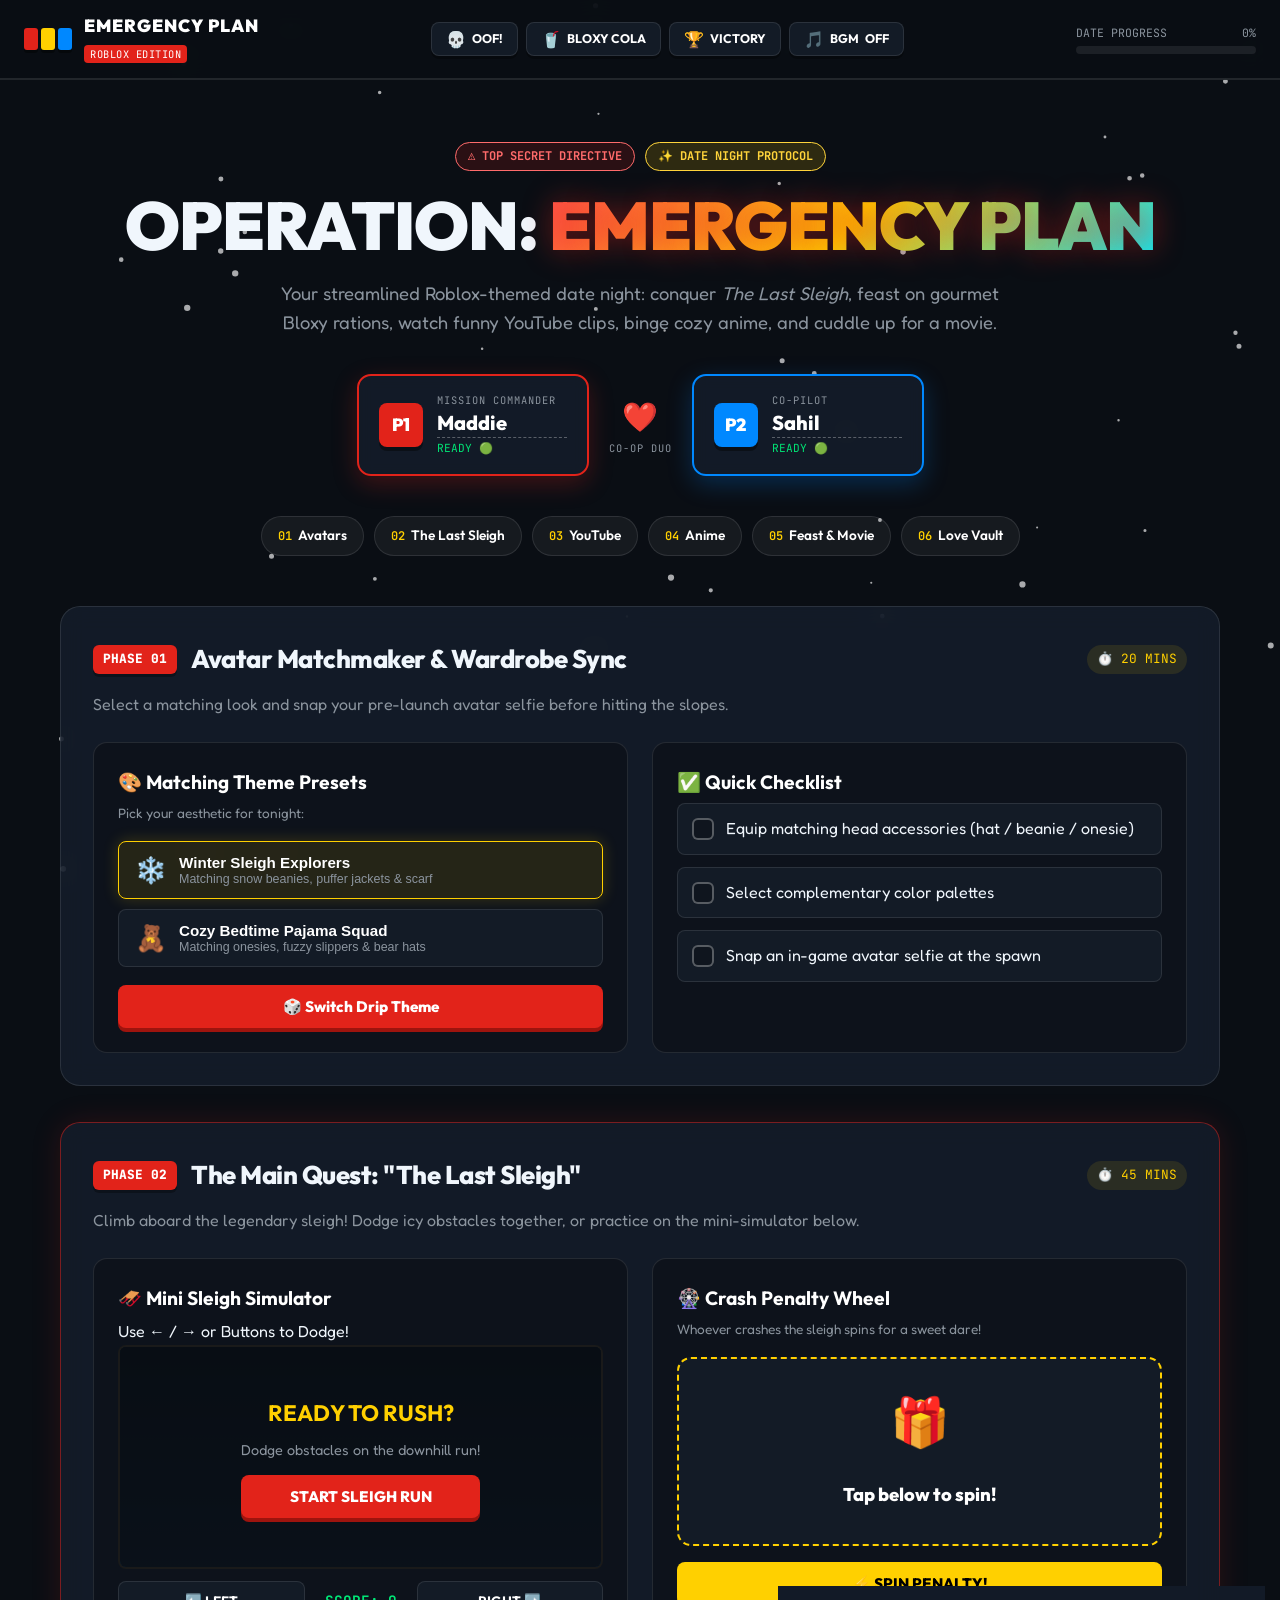
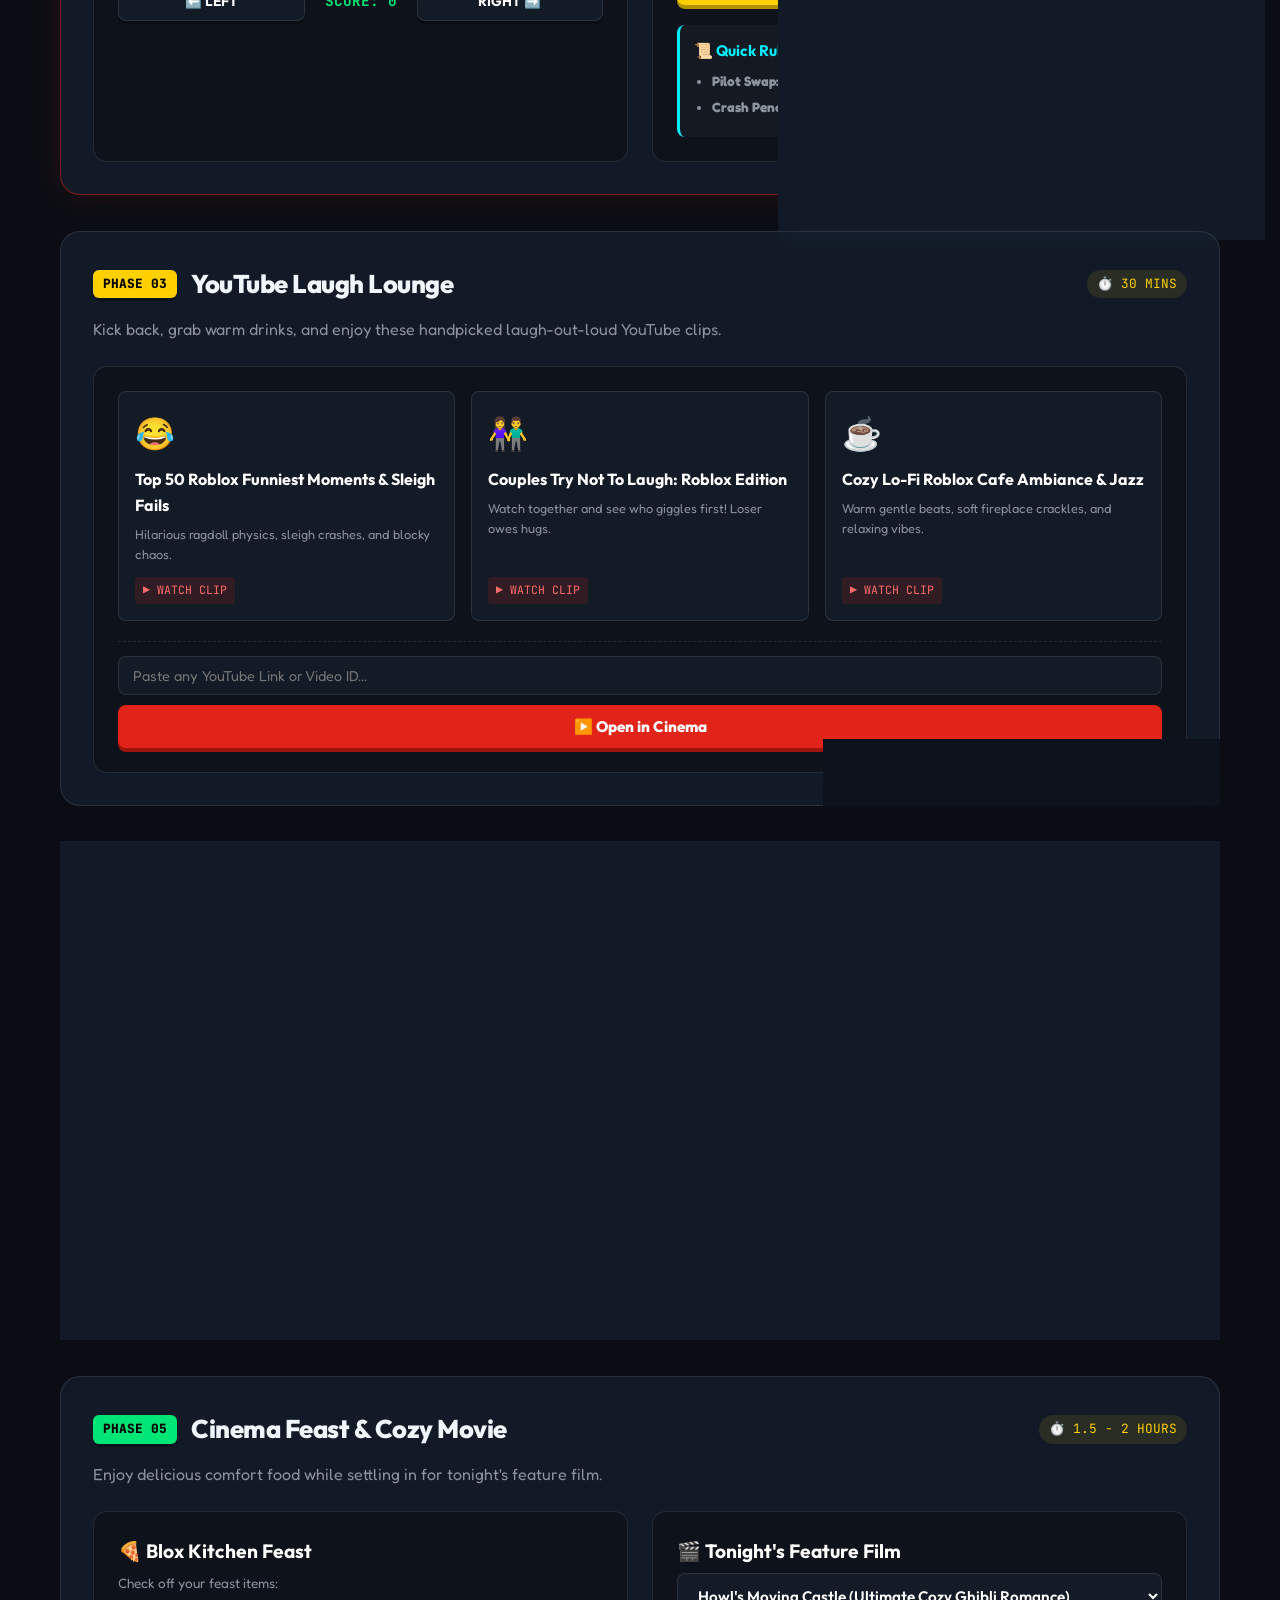
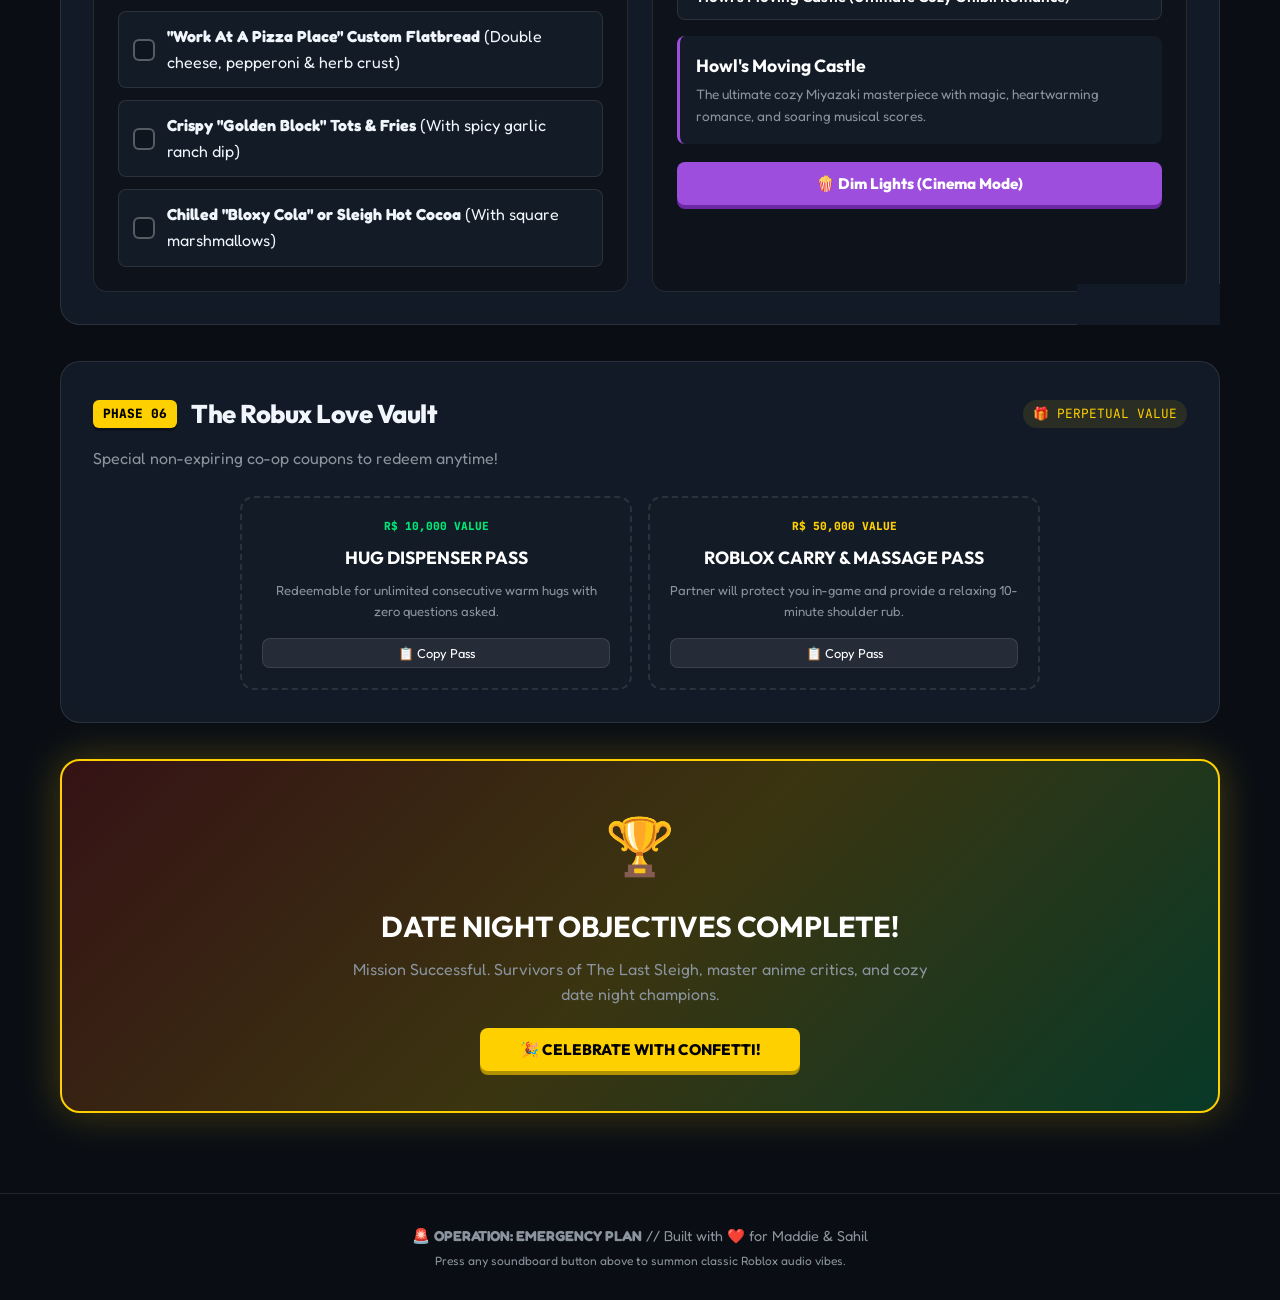
<file: index.html>
<!DOCTYPE html>
<html lang="en">
<head>
  <meta charset="UTF-8">
  <meta name="viewport" content="width=device-width, initial-scale=1.0">
  <title>🚨 OPERATION: EMERGENCY PLAN // ROBLOX DATE NIGHT</title>
  <link rel="preconnect" href="https://fonts.googleapis.com">
  <link rel="preconnect" href="https://fonts.gstatic.com" crossorigin>
  <link href="https://fonts.googleapis.com/css2?family=Fredoka:wght@400;600;700&family=JetBrains+Mono:wght@400;700&family=Outfit:wght@400;600;800;900&display=swap" rel="stylesheet">
  <link rel="stylesheet" href="style.css">
  <link rel="icon" href="data:image/svg+xml,<svg xmlns='http://www.w3.org/2000/svg' viewBox='0 0 100 100'><rect width='100' height='100' rx='20' fill='%23e2231a'/><rect x='30' y='30' width='40' height='40' rx='8' fill='%23ffffff' transform='rotate(15 50 50)'/></svg>">
</head>
<body>
  <!-- Ambient Winter Sky Canvas -->
  <canvas id="snow-canvas"></canvas>

  <!-- Ambient Light Dimmer for Movie Mode -->
  <div id="cinema-dimmer" class="cinema-dimmer hidden"></div>

  <!-- Audio Soundboard Sticky Top Bar (Minimized to essentials) -->
  <header class="top-nav">
    <div class="nav-brand">
      <div class="brand-logo">
        <span class="logo-brick"></span>
        <span class="logo-brick yellow"></span>
        <span class="logo-brick blue"></span>
      </div>
      <div class="brand-text">
        <span class="brand-title">EMERGENCY PLAN</span>
        <span class="brand-badge">ROBLOX EDITION</span>
      </div>
    </div>

    <!-- Quick Soundboard -->
    <div class="soundboard">
      <button class="sfx-btn" data-sfx="oof" title="Classic OOF!">
        <span class="btn-icon">💀</span> OOF!
      </button>
      <button class="sfx-btn" data-sfx="slurp" title="Bloxy Cola Sip">
        <span class="btn-icon">🥤</span> BLOXY COLA
      </button>
      <button class="sfx-btn" data-sfx="fanfare" title="Victory Fanfare">
        <span class="btn-icon">🏆</span> VICTORY
      </button>
      <button class="sfx-btn" data-sfx="toggle-bgm" id="bgm-btn" title="Toggle Chill Lo-Fi Chime BGM">
        <span class="btn-icon">🎵</span> BGM <span id="bgm-status">OFF</span>
      </button>
    </div>

    <!-- Overall Mission Progress -->
    <div class="nav-progress">
      <div class="progress-labels">
        <span>DATE PROGRESS</span>
        <span id="overall-progress-text">0%</span>
      </div>
      <div class="progress-bar-container">
        <div class="progress-bar-fill" id="overall-progress-bar" style="width: 0%;"></div>
      </div>
    </div>
  </header>

  <!-- Main Container -->
  <main class="main-container">
    <!-- Hero / Mission Briefing -->
    <section class="hero-section">
      <div class="hero-tags">
        <span class="tag tag-red">⚠️ TOP SECRET DIRECTIVE</span>
        <span class="tag tag-gold">✨ DATE NIGHT PROTOCOL</span>
      </div>

      <h1 class="hero-title">
        OPERATION: <span class="highlight-gradient">EMERGENCY PLAN</span>
      </h1>
      <p class="hero-subtitle">
        Your streamlined Roblox-themed date night: conquer <em>The Last Sleigh</em>, feast on gourmet Bloxy rations, watch funny YouTube clips, binge cozy anime, and cuddle up for a movie.
      </p>

      <!-- Player Cards / Co-Pilots -->
      <div class="player-roster">
        <div class="player-card player-1">
          <div class="player-avatar-badge">P1</div>
          <div class="player-info">
            <span class="player-role">MISSION COMMANDER</span>
            <input type="text" class="player-name-input" id="p1-name" value="Maddie" maxlength="20" title="Click to edit name">
            <span class="player-status">READY 🟢</span>
          </div>
        </div>

        <div class="co-op-heart">
          <span>❤️</span>
          <small>CO-OP DUO</small>
        </div>

        <div class="player-card player-2">
          <div class="player-avatar-badge blue">P2</div>
          <div class="player-info">
            <span class="player-role">CO-PILOT</span>
            <input type="text" class="player-name-input" id="p2-name" value="Sahil" maxlength="20" title="Click to edit name">
            <span class="player-status">READY 🟢</span>
          </div>
        </div>
      </div>

      <!-- Quick Jump Pill Navigation -->
      <div class="quick-nav-pills">
        <a href="#protocol-1" class="nav-pill"><span>01</span> Avatars</a>
        <a href="#protocol-2" class="nav-pill"><span>02</span> The Last Sleigh</a>
        <a href="#protocol-3" class="nav-pill"><span>03</span> YouTube</a>
        <a href="#protocol-4" class="nav-pill"><span>04</span> Anime</a>
        <a href="#protocol-5" class="nav-pill"><span>05</span> Feast & Movie</a>
        <a href="#protocol-6" class="nav-pill"><span>06</span> Love Vault</a>
      </div>
    </section>

    <!-- PROTOCOL 01: Avatar Matchmaker & Styling -->
    <section id="protocol-1" class="protocol-card">
      <div class="protocol-header">
        <div class="protocol-num">PHASE 01</div>
        <h2>Avatar Matchmaker & Wardrobe Sync</h2>
        <span class="protocol-time">⏱️ 20 MINS</span>
      </div>
      <p class="protocol-desc">
        Select a matching look and snap your pre-launch avatar selfie before hitting the slopes.
      </p>

      <div class="grid-2-col">
        <!-- Minimized Theme Presets -->
        <div class="feature-box">
          <h3>🎨 Matching Theme Presets</h3>
          <p class="box-hint">Pick your aesthetic for tonight:</p>
          <div class="theme-options">
            <button class="theme-btn active" data-theme="winter">
              <span class="theme-emoji">❄️</span>
              <div>
                <strong>Winter Sleigh Explorers</strong>
                <small>Matching snow beanies, puffer jackets & scarf</small>
              </div>
            </button>
            <button class="theme-btn" data-theme="pajama">
              <span class="theme-emoji">🧸</span>
              <div>
                <strong>Cozy Bedtime Pajama Squad</strong>
                <small>Matching onesies, fuzzy slippers & bear hats</small>
              </div>
            </button>
          </div>
          <button class="action-btn" id="random-theme-btn">
            🎲 Switch Drip Theme
          </button>
        </div>

        <!-- Minimized Avatar Prep Checklist -->
        <div class="feature-box">
          <h3>✅ Quick Checklist</h3>
          <ul class="interactive-checklist" id="avatar-checklist">
            <li>
              <label class="check-item">
                <input type="checkbox" data-task="avatar-1">
                <span class="checkmark"></span>
                <span>Equip matching head accessories (hat / beanie / onesie)</span>
              </label>
            </li>
            <li>
              <label class="check-item">
                <input type="checkbox" data-task="avatar-2">
                <span class="checkmark"></span>
                <span>Select complementary color palettes</span>
              </label>
            </li>
            <li>
              <label class="check-item">
                <input type="checkbox" data-task="avatar-3">
                <span class="checkmark"></span>
                <span>Snap an in-game avatar selfie at the spawn</span>
              </label>
            </li>
          </ul>
        </div>
      </div>
    </section>

    <!-- PROTOCOL 02: The Last Sleigh -->
    <section id="protocol-2" class="protocol-card highlight-border">
      <div class="protocol-header">
        <div class="protocol-num red">PHASE 02</div>
        <h2>The Main Quest: "The Last Sleigh"</h2>
        <span class="protocol-time">⏱️ 45 MINS</span>
      </div>
      <p class="protocol-desc">
        Climb aboard the legendary sleigh! Dodge icy obstacles together, or practice on the mini-simulator below.
      </p>

      <div class="grid-2-col">
        <!-- Canvas Mini-Game -->
        <div class="feature-box game-deck">
          <div class="game-header">
            <h3>🛷 Mini Sleigh Simulator</h3>
            <span class="game-tip">Use ← / → or Buttons to Dodge!</span>
          </div>
          <div class="canvas-wrapper">
            <canvas id="sleigh-canvas" width="400" height="240"></canvas>
            <div id="game-overlay" class="game-overlay">
              <div id="game-start-screen">
                <h4>READY TO RUSH?</h4>
                <p>Dodge obstacles on the downhill run!</p>
                <button class="action-btn red" id="start-game-btn">START SLEIGH RUN</button>
              </div>
            </div>
          </div>
          <div class="game-controls">
            <button class="game-ctrl-btn" id="sleigh-left-btn">⬅️ LEFT</button>
            <div class="score-display">SCORE: <span id="sleigh-score">0</span></div>
            <button class="game-ctrl-btn" id="sleigh-right-btn">RIGHT ➡️</button>
          </div>
        </div>

        <!-- Crash Penalty Roulette Wheel -->
        <div class="feature-box">
          <h3>🎡 Crash Penalty Wheel</h3>
          <p class="box-hint">Whoever crashes the sleigh spins for a sweet dare!</p>
          <div class="roulette-container">
            <div class="roulette-wheel-card" id="roulette-card">
              <span class="wheel-icon" id="wheel-icon">🎁</span>
              <div class="wheel-text" id="wheel-text">Tap below to spin!</div>
            </div>
            <button class="action-btn gold" id="spin-roulette-btn">
              ⚡ SPIN PENALTY!
            </button>
          </div>

          <div class="co-op-rules-box">
            <h4>📜 Quick Rules</h4>
            <ul>
              <li><strong>Pilot Swap:</strong> Switch driver seat at every checkpoint.</li>
              <li><strong>Crash Penalty:</strong> Reward every wipeout with snacks and laughs!</li>
            </ul>
          </div>
        </div>
      </div>
    </section>

    <!-- PROTOCOL 03: YouTube Laugh Lounge -->
    <section id="protocol-3" class="protocol-card">
      <div class="protocol-header">
        <div class="protocol-num gold">PHASE 03</div>
        <h2>YouTube Laugh Lounge</h2>
        <span class="protocol-time">⏱️ 30 MINS</span>
      </div>
      <p class="protocol-desc">
        Kick back, grab warm drinks, and enjoy these handpicked laugh-out-loud YouTube clips.
      </p>

      <div class="feature-box">
        <div class="yt-grid" id="yt-card-grid">
          <!-- Populated dynamically via JS with 3 top curated picks -->
        </div>

        <!-- YouTube Video Launcher Helper -->
        <div class="yt-custom-box">
          <div class="yt-input-row">
            <input type="text" id="custom-yt-url" placeholder="Paste any YouTube Link or Video ID..." class="text-input">
            <button class="action-btn" id="launch-yt-btn">▶️ Open in Cinema</button>
          </div>
        </div>
      </div>
    </section>

    <!-- PROTOCOL 04: Anime Holodeck -->
    <section id="protocol-4" class="protocol-card">
      <div class="protocol-header">
        <div class="protocol-num blue">PHASE 04</div>
        <h2>Anime Holodeck Selection</h2>
        <span class="protocol-time">⏱️ 45 MINS</span>
      </div>
      <p class="protocol-desc">
        Pick your anime vibe for tonight. Vote between two top favorites or let the roulette decide!
      </p>

      <!-- Minimized 2-Card Anime Grid -->
      <div class="anime-grid anime-grid-2">
        <div class="anime-card" data-title="Spy x Family">
          <div class="anime-badge">ACTION & COMEDY</div>
          <h3>Spy x Family</h3>
          <p class="anime-vibe">"Wholesome espionage, telepathic Anya antics, and top-tier comedy."</p>
          <div class="card-stats">
            <span>✨ Cozy Factor: 10/10</span>
            <span>😂 Laughs: 10/10</span>
          </div>
          <button class="vote-btn" data-vote="Spy x Family">❤️ Vote For This</button>
        </div>

        <div class="anime-card" data-title="Horimiya">
          <div class="anime-badge pink">PEAK ROM-COM</div>
          <h3>Horimiya</h3>
          <p class="anime-vibe">"Sweet, heartwarming, ultra-cozy romance with zero boring filler."</p>
          <div class="card-stats">
            <span>💖 Romance: 100%</span>
            <span>🛋️ Cuddle Index: Maximum</span>
          </div>
          <button class="vote-btn" data-vote="Horimiya">❤️ Vote For This</button>
        </div>
      </div>

      <!-- Anime Decision Maker -->
      <div class="decision-bar">
        <button class="action-btn gold" id="random-anime-btn">
          🎰 Can't Decide? Spin Anime Roulette!
        </button>
        <div id="anime-selection-banner" class="selection-banner hidden">
          <span>SELECTED:</span>
          <strong id="selected-anime-name">Spy x Family</strong>
        </div>
      </div>
    </section>

    <!-- PROTOCOL 05: Cinema Feast & Movie -->
    <section id="protocol-5" class="protocol-card">
      <div class="protocol-header">
        <div class="protocol-num green">PHASE 05</div>
        <h2>Cinema Feast & Cozy Movie</h2>
        <span class="protocol-time">⏱️ 1.5 - 2 HOURS</span>
      </div>
      <p class="protocol-desc">
        Enjoy delicious comfort food while settling in for tonight's feature film.
      </p>

      <div class="grid-2-col">
        <!-- Minimized Feast Menu (3 core items) -->
        <div class="feature-box">
          <h3>🍕 Blox Kitchen Feast</h3>
          <p class="box-hint">Check off your feast items:</p>
          <ul class="interactive-checklist" id="food-checklist">
            <li>
              <label class="check-item">
                <input type="checkbox" data-food="pizza">
                <span class="checkmark"></span>
                <span><strong>"Work At A Pizza Place" Custom Flatbread</strong> (Double cheese, pepperoni & herb crust)</span>
              </label>
            </li>
            <li>
              <label class="check-item">
                <input type="checkbox" data-food="tots">
                <span class="checkmark"></span>
                <span><strong>Crispy "Golden Block" Tots & Fries</strong> (With spicy garlic ranch dip)</span>
              </label>
            </li>
            <li>
              <label class="check-item">
                <input type="checkbox" data-food="drinks">
                <span class="checkmark"></span>
                <span><strong>Chilled "Bloxy Cola" or Sleigh Hot Cocoa</strong> (With square marshmallows)</span>
              </label>
            </li>
          </ul>
        </div>

        <!-- Curated Movie Selector (Spider-Man removed) -->
        <div class="feature-box">
          <h3>🎬 Tonight's Feature Film</h3>
          <div class="movie-selector">
            <select id="movie-dropdown" class="custom-select">
              <option value="howl" selected>Howl's Moving Castle (Ultimate Cozy Ghibli Romance)</option>
              <option value="suzume">Suzume (Breathtaking Fantasy Adventure)</option>
              <option value="mario">The Super Mario Bros. Movie (Pure Nostalgia & Fun)</option>
            </select>
          </div>

          <div class="movie-preview-card" id="movie-preview">
            <h4 id="preview-title">Howl's Moving Castle</h4>
            <p id="preview-desc">The ultimate cozy Miyazaki masterpiece with magic, heartwarming romance, and soaring musical scores.</p>
          </div>

          <div class="cinema-actions">
            <button class="action-btn purple" id="toggle-cinema-mode">
              🍿 Dim Lights (Cinema Mode)
            </button>
          </div>
        </div>
      </div>
    </section>

    <!-- PROTOCOL 06: Robux Love Vault & Coupons -->
    <section id="protocol-6" class="protocol-card">
      <div class="protocol-header">
        <div class="protocol-num gold">PHASE 06</div>
        <h2>The Robux Love Vault</h2>
        <span class="protocol-time">🎁 PERPETUAL VALUE</span>
      </div>
      <p class="protocol-desc">
        Special non-expiring co-op coupons to redeem anytime!
      </p>

      <!-- Minimized 2-Pass Grid -->
      <div class="coupons-grid coupons-grid-2">
        <div class="coupon-card">
          <div class="coupon-tag">R$ 10,000 VALUE</div>
          <h4>HUG DISPENSER PASS</h4>
          <p>Redeemable for unlimited consecutive warm hugs with zero questions asked.</p>
          <button class="copy-coupon-btn" data-coupon="HUG DISPENSER PASS">📋 Copy Pass</button>
        </div>

        <div class="coupon-card">
          <div class="coupon-tag gold">R$ 50,000 VALUE</div>
          <h4>ROBLOX CARRY & MASSAGE PASS</h4>
          <p>Partner will protect you in-game and provide a relaxing 10-minute shoulder rub.</p>
          <button class="copy-coupon-btn" data-coupon="ROBLOX CARRY & MASSAGE PASS">📋 Copy Pass</button>
        </div>
      </div>
    </section>

    <!-- Final Mission Accomplished Banner -->
    <section class="completion-banner" id="completion-banner">
      <div class="trophy-icon">🏆</div>
      <h2>DATE NIGHT OBJECTIVES COMPLETE!</h2>
      <p>Mission Successful. Survivors of The Last Sleigh, master anime critics, and cozy date night champions.</p>
      <button class="action-btn gold" id="confetti-btn">🎉 CELEBRATE WITH CONFETTI!</button>
    </section>
  </main>

  <!-- Video Modal -->
  <div id="video-modal" class="modal hidden">
    <div class="modal-backdrop" id="modal-backdrop"></div>
    <div class="modal-content">
      <div class="modal-header">
        <span id="modal-video-title">YouTube Theater</span>
        <button id="close-modal-btn" class="close-btn">✖</button>
      </div>
      <div class="modal-body">
        <iframe id="modal-iframe" src="" frameborder="0" allow="accelerometer; autoplay; clipboard-write; encrypted-media; gyroscope; picture-in-picture" allowfullscreen></iframe>
      </div>
    </div>
  </div>

  <footer class="main-footer">
    <p>🚨 <strong>OPERATION: EMERGENCY PLAN</strong> // Built with ❤️ for Maddie & Sahil</p>
    <p class="footer-sub">Press any soundboard button above to summon classic Roblox audio vibes.</p>
  </footer>

  <script src="app.js"></script>
</body>
</html>
</file>
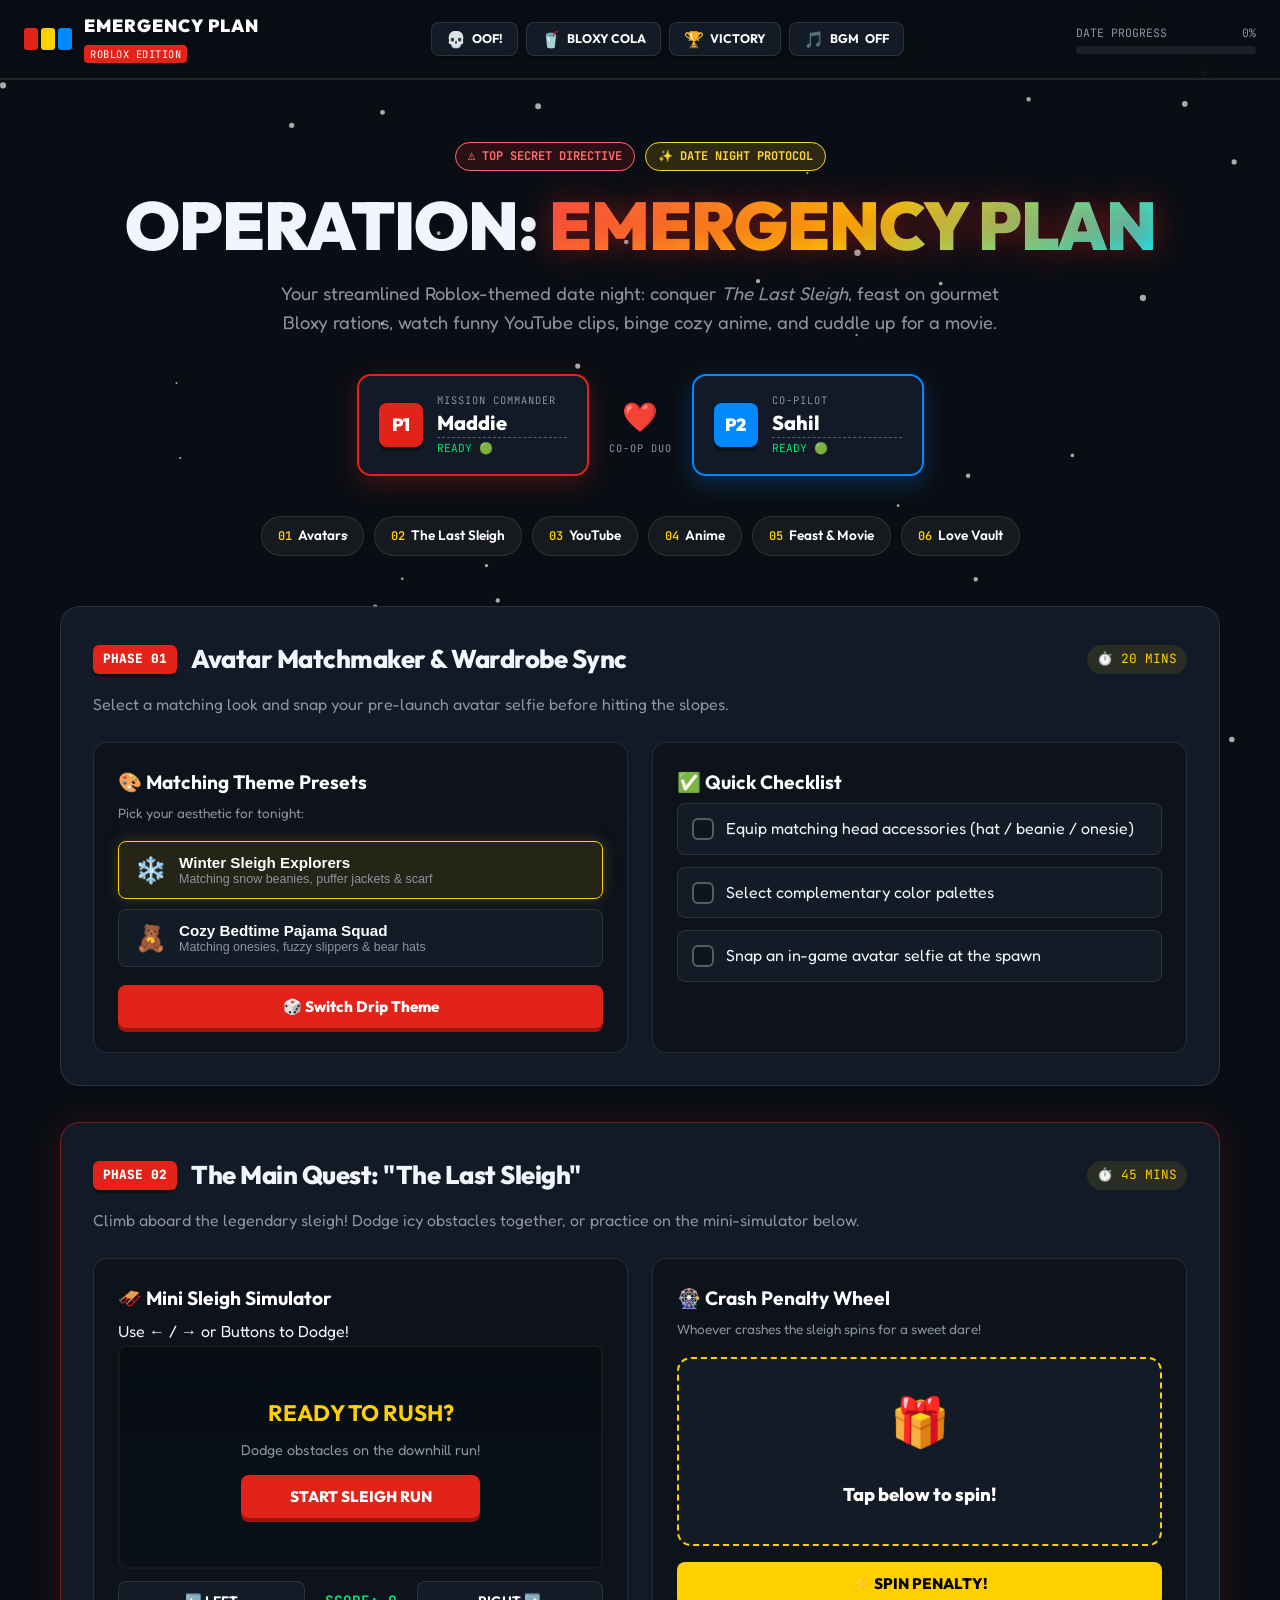
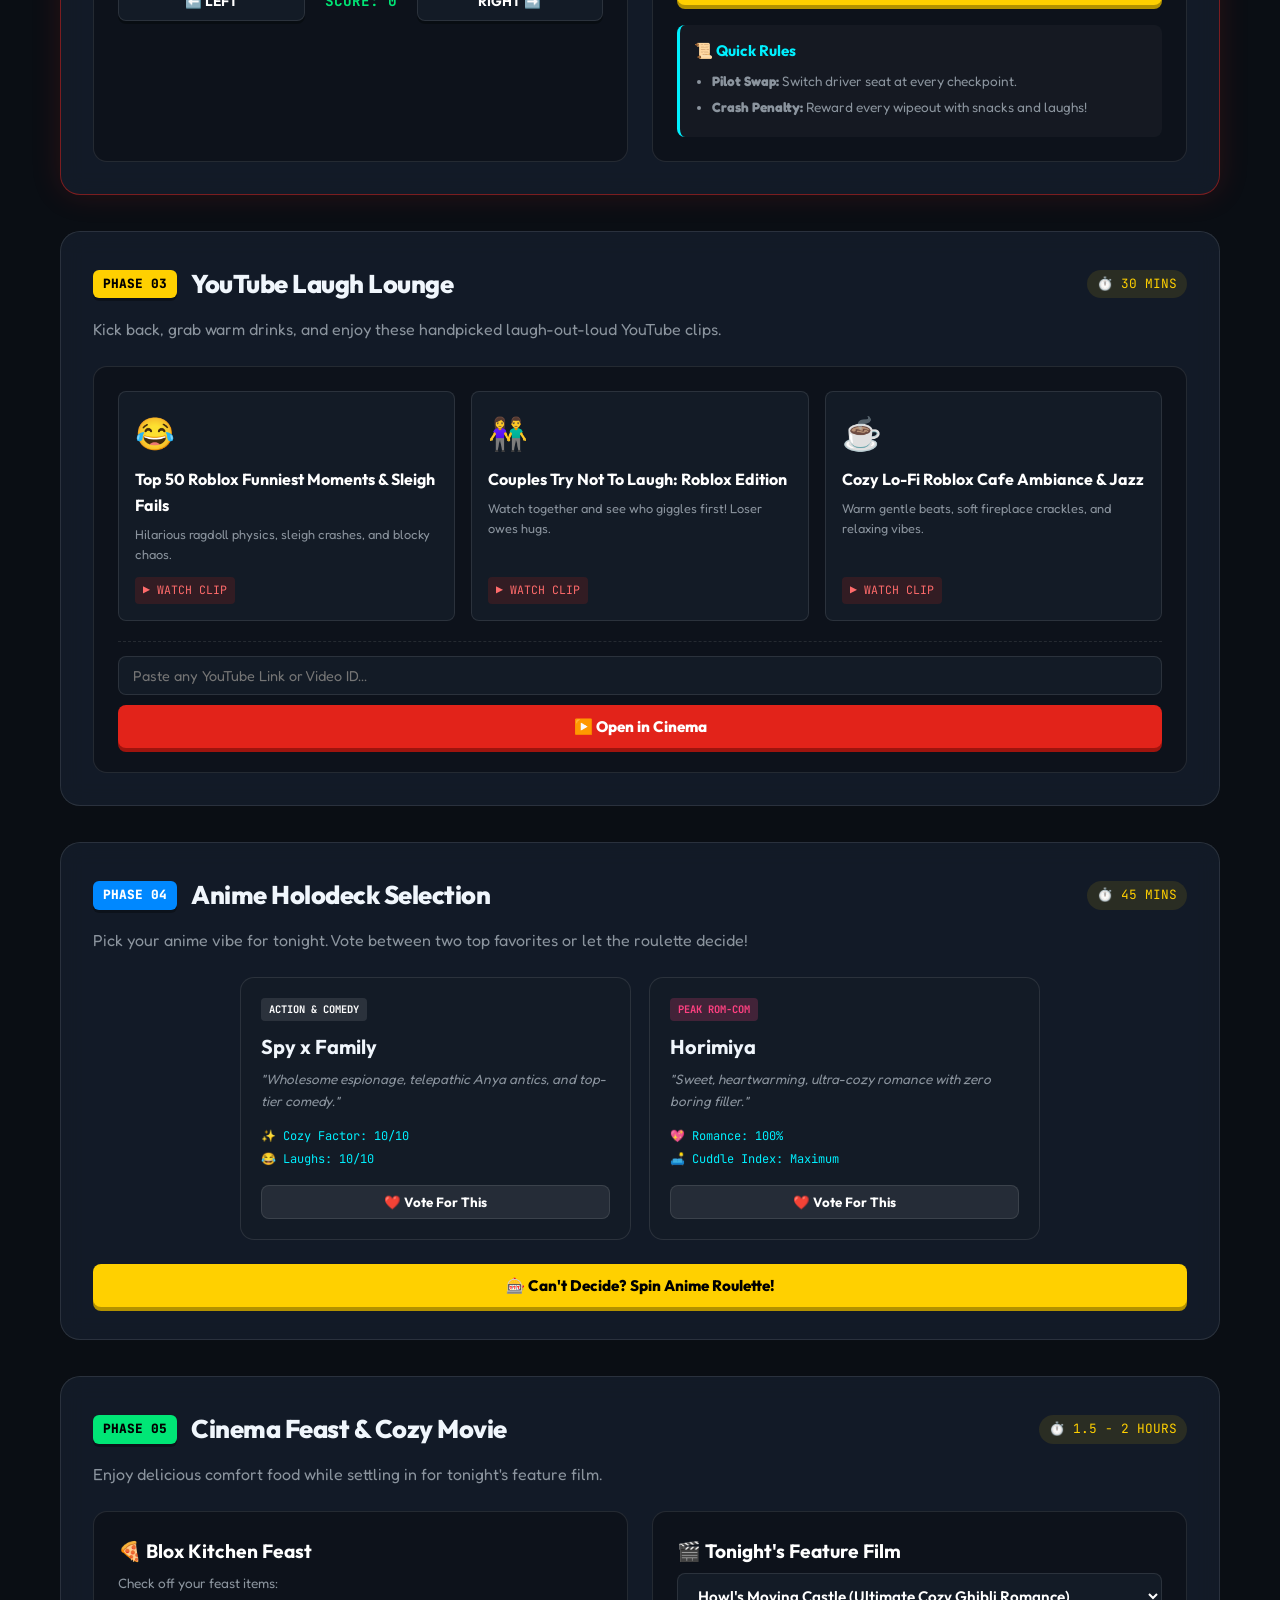
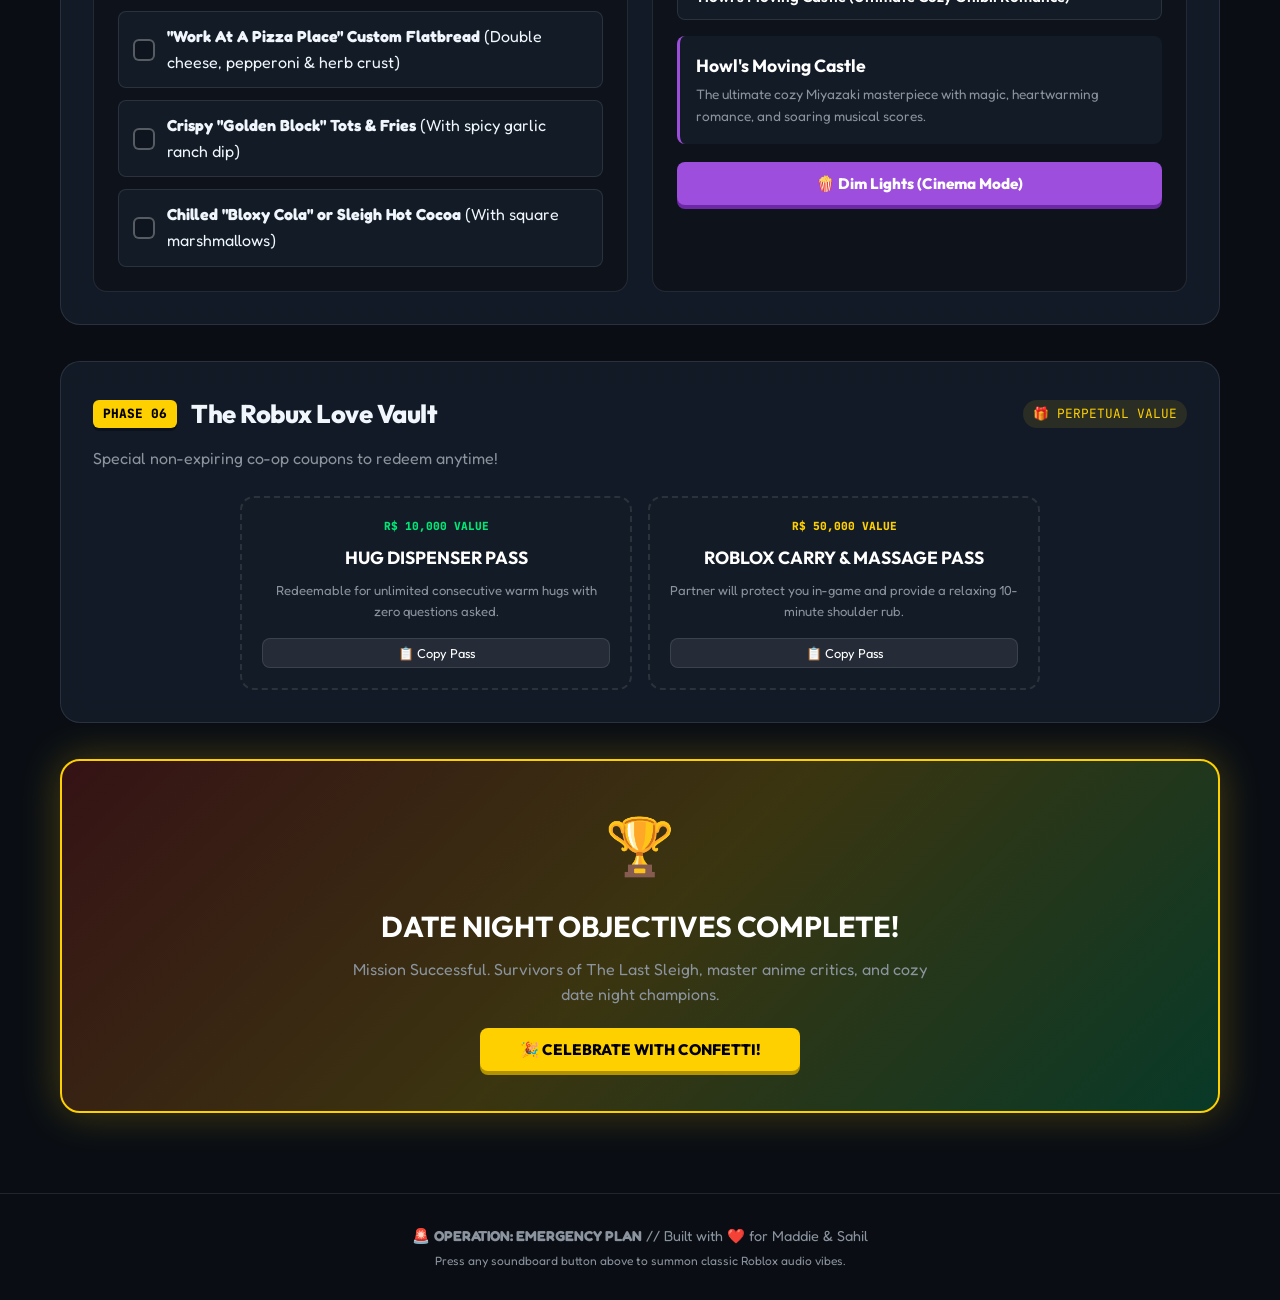
<file: emergency-plan.html>
<!DOCTYPE html>
<html lang="en">
<head>
  <meta charset="UTF-8">
  <meta http-equiv="refresh" content="0; url=index.html">
  <title>Redirecting to Emergency Plan...</title>
  <script>window.location.href = "index.html";</script>
</head>
<body>
  <p>Loading Roblox Date Night: Emergency Plan... If not redirected, <a href="index.html">click here</a>.</p>
</body>
</html>
</file>
<file: style.css>
/* ========================================================
   OPERATION: EMERGENCY PLAN // ROBLOX DATE NIGHT STYLES
   ======================================================== */

:root {
  --bg-primary: #0a0e14;
  --bg-secondary: #131b26;
  --bg-card: rgba(22, 31, 46, 0.75);
  --border-card: rgba(255, 255, 255, 0.1);
  --roblox-red: #e2231a;
  --roblox-red-glow: rgba(226, 35, 26, 0.45);
  --blox-gold: #ffd000;
  --blox-gold-glow: rgba(255, 208, 0, 0.35);
  --blox-blue: #0088ff;
  --blox-cyan: #00f0ff;
  --blox-green: #00e676;
  --blox-purple: #9d4edd;
  --blox-pink: #ff4081;
  --text-main: #f0f6fc;
  --text-muted: #8b949e;
  --font-heading: 'Outfit', sans-serif;
  --font-body: 'Fredoka', cursive, sans-serif;
  --font-mono: 'JetBrains Mono', monospace;
  --radius-sm: 8px;
  --radius-md: 14px;
  --radius-lg: 20px;
  --shadow-block: 0 8px 0 rgba(0, 0, 0, 0.35);
}

* {
  margin: 0;
  padding: 0;
  box-sizing: border-box;
}

html {
  scroll-behavior: smooth;
}

body {
  background-color: var(--bg-primary);
  color: var(--text-main);
  font-family: var(--font-body);
  line-height: 1.6;
  min-height: 100vh;
  position: relative;
  overflow-x: hidden;
}

/* Background Snow Canvas */
#snow-canvas {
  position: fixed;
  top: 0;
  left: 0;
  width: 100vw;
  height: 100vh;
  pointer-events: none;
  z-index: 1;
}

/* Cinema Dimmer */
.cinema-dimmer {
  position: fixed;
  inset: 0;
  background: rgba(5, 7, 10, 0.92);
  z-index: 999;
  backdrop-filter: blur(8px);
  pointer-events: auto;
  transition: opacity 0.4s ease;
  display: flex;
  align-items: center;
  justify-content: center;
}

.cinema-dimmer.hidden {
  opacity: 0;
  pointer-events: none;
}

/* Sticky Top Navigation Bar */
.top-nav {
  position: sticky;
  top: 0;
  z-index: 100;
  background: rgba(10, 14, 20, 0.88);
  backdrop-filter: blur(14px);
  border-bottom: 2px solid var(--border-card);
  padding: 12px 24px;
  display: flex;
  align-items: center;
  justify-content: space-between;
  flex-wrap: wrap;
  gap: 16px;
}

.nav-brand {
  display: flex;
  align-items: center;
  gap: 12px;
}

.brand-logo {
  display: flex;
  gap: 3px;
}

.logo-brick {
  width: 14px;
  height: 22px;
  background: var(--roblox-red);
  border-radius: 3px;
  box-shadow: 0 3px 0 rgba(0,0,0,0.4);
}

.logo-brick.yellow { background: var(--blox-gold); }
.logo-brick.blue { background: var(--blox-blue); }

.brand-title {
  font-family: var(--font-heading);
  font-weight: 900;
  font-size: 1.1rem;
  letter-spacing: 1px;
  color: #fff;
  display: block;
}

.brand-badge {
  font-family: var(--font-mono);
  font-size: 0.65rem;
  background: var(--roblox-red);
  color: #fff;
  padding: 2px 6px;
  border-radius: 4px;
  letter-spacing: 0.5px;
}

/* Soundboard Bar */
.soundboard {
  display: flex;
  gap: 8px;
  flex-wrap: wrap;
}

.sfx-btn {
  background: var(--bg-secondary);
  border: 1px solid var(--border-card);
  color: #fff;
  padding: 6px 14px;
  border-radius: var(--radius-sm);
  font-family: var(--font-heading);
  font-weight: 700;
  font-size: 0.78rem;
  cursor: pointer;
  display: flex;
  align-items: center;
  gap: 6px;
  box-shadow: 0 3px 0 rgba(0,0,0,0.3);
  transition: all 0.15s ease;
}

.sfx-btn:hover {
  background: rgba(255, 255, 255, 0.1);
  transform: translateY(-2px);
  box-shadow: 0 5px 0 rgba(0,0,0,0.4);
}

.sfx-btn:active {
  transform: translateY(2px);
  box-shadow: 0 1px 0 rgba(0,0,0,0.4);
}

.sfx-btn .btn-icon {
  font-size: 1rem;
}

/* Nav Progress Bar */
.nav-progress {
  min-width: 180px;
}

.progress-labels {
  display: flex;
  justify-content: space-between;
  font-family: var(--font-mono);
  font-size: 0.72rem;
  color: var(--text-muted);
  margin-bottom: 4px;
}

.progress-bar-container {
  width: 100%;
  height: 8px;
  background: rgba(255, 255, 255, 0.08);
  border-radius: 10px;
  overflow: hidden;
}

.progress-bar-fill {
  height: 100%;
  background: linear-gradient(90deg, var(--roblox-red), var(--blox-gold), var(--blox-green));
  transition: width 0.3s cubic-bezier(0.4, 0, 0.2, 1);
}

/* Main Container */
.main-container {
  max-width: 1200px;
  margin: 0 auto;
  padding: 32px 20px 80px;
  position: relative;
  z-index: 10;
}

/* Hero Section */
.hero-section {
  text-align: center;
  padding: 30px 10px 50px;
}

.hero-tags {
  display: flex;
  justify-content: center;
  gap: 10px;
  flex-wrap: wrap;
  margin-bottom: 18px;
}

.tag {
  font-family: var(--font-mono);
  font-size: 0.75rem;
  font-weight: 700;
  padding: 4px 12px;
  border-radius: 20px;
  border: 1px solid currentColor;
}

.tag-red { color: #ff6b6b; background: rgba(226, 35, 26, 0.15); }
.tag-blue { color: #4dabf7; background: rgba(0, 136, 255, 0.15); }
.tag-gold { color: #ffd43b; background: rgba(255, 208, 0, 0.15); }

.hero-title {
  font-family: var(--font-heading);
  font-size: clamp(2.4rem, 6vw, 4.2rem);
  font-weight: 900;
  letter-spacing: -1px;
  line-height: 1.1;
  margin-bottom: 16px;
  text-transform: uppercase;
}

.highlight-gradient {
  background: linear-gradient(135deg, #ff4d4d, var(--blox-gold), var(--blox-cyan));
  -webkit-background-clip: text;
  -webkit-text-fill-color: transparent;
  text-shadow: 0 0 30px var(--roblox-red-glow);
}

.hero-subtitle {
  font-size: 1.15rem;
  color: var(--text-muted);
  max-width: 750px;
  margin: 0 auto 36px;
}

/* Player Roster Cards */
.player-roster {
  display: flex;
  align-items: center;
  justify-content: center;
  gap: 20px;
  flex-wrap: wrap;
  margin-bottom: 40px;
}

.player-card {
  background: var(--bg-card);
  border: 2px solid var(--roblox-red);
  border-radius: var(--radius-md);
  padding: 16px 20px;
  display: flex;
  align-items: center;
  gap: 14px;
  box-shadow: 0 8px 24px rgba(226, 35, 26, 0.25);
  backdrop-filter: blur(8px);
}

.player-card.player-2 {
  border-color: var(--blox-blue);
  box-shadow: 0 8px 24px rgba(0, 136, 255, 0.25);
}

.player-avatar-badge {
  width: 44px;
  height: 44px;
  background: var(--roblox-red);
  color: #fff;
  border-radius: var(--radius-sm);
  display: flex;
  align-items: center;
  justify-content: center;
  font-family: var(--font-heading);
  font-weight: 900;
  font-size: 1.1rem;
  box-shadow: 0 4px 0 rgba(0,0,0,0.4);
}

.player-avatar-badge.blue {
  background: var(--blox-blue);
}

.player-info {
  text-align: left;
}

.player-role {
  display: block;
  font-family: var(--font-mono);
  font-size: 0.65rem;
  color: var(--text-muted);
  letter-spacing: 1px;
}

.player-name-input {
  background: transparent;
  border: none;
  border-bottom: 1px dashed rgba(255, 255, 255, 0.3);
  color: #fff;
  font-family: var(--font-heading);
  font-size: 1.25rem;
  font-weight: 800;
  width: 130px;
  outline: none;
  padding: 2px 0;
  transition: border-color 0.2s;
}

.player-name-input:focus {
  border-bottom-color: var(--blox-gold);
}

.player-status {
  display: block;
  font-family: var(--font-mono);
  font-size: 0.7rem;
  color: var(--blox-green);
  margin-top: 2px;
}

.co-op-heart {
  display: flex;
  flex-direction: column;
  align-items: center;
  font-size: 1.8rem;
  animation: pulse-heart 1.5s infinite ease-in-out;
}

.co-op-heart small {
  font-family: var(--font-mono);
  font-size: 0.65rem;
  color: var(--text-muted);
  letter-spacing: 1px;
}

@keyframes pulse-heart {
  0%, 100% { transform: scale(1); }
  50% { transform: scale(1.15); }
}

/* Quick Nav Pills */
.quick-nav-pills {
  display: flex;
  justify-content: center;
  gap: 10px;
  flex-wrap: wrap;
}

.nav-pill {
  background: rgba(255, 255, 255, 0.05);
  border: 1px solid var(--border-card);
  color: #fff;
  text-decoration: none;
  padding: 8px 16px;
  border-radius: 30px;
  font-family: var(--font-heading);
  font-size: 0.85rem;
  font-weight: 600;
  display: flex;
  align-items: center;
  gap: 6px;
  transition: all 0.2s;
}

.nav-pill span {
  font-family: var(--font-mono);
  color: var(--blox-gold);
  font-size: 0.75rem;
}

.nav-pill:hover {
  background: rgba(255, 255, 255, 0.12);
  transform: translateY(-2px);
  border-color: var(--blox-cyan);
}

/* Protocol Cards */
.protocol-card {
  background: var(--bg-card);
  border: 1px solid var(--border-card);
  border-radius: var(--radius-lg);
  padding: 32px;
  margin-bottom: 36px;
  backdrop-filter: blur(12px);
  position: relative;
  transition: transform 0.2s, box-shadow 0.2s;
}

.protocol-card.highlight-border {
  border-color: rgba(226, 35, 26, 0.5);
  box-shadow: 0 0 30px rgba(226, 35, 26, 0.15);
}

.protocol-header {
  display: flex;
  align-items: center;
  gap: 14px;
  flex-wrap: wrap;
  margin-bottom: 12px;
}

.protocol-num {
  font-family: var(--font-mono);
  font-size: 0.8rem;
  font-weight: 800;
  background: var(--roblox-red);
  color: #fff;
  padding: 4px 10px;
  border-radius: 6px;
  box-shadow: 0 3px 0 rgba(0,0,0,0.3);
}

.protocol-num.red { background: var(--roblox-red); }
.protocol-num.gold { background: var(--blox-gold); color: #000; }
.protocol-num.blue { background: var(--blox-blue); }
.protocol-num.green { background: var(--blox-green); color: #000; }

.protocol-header h2 {
  font-family: var(--font-heading);
  font-size: 1.6rem;
  font-weight: 800;
  letter-spacing: -0.5px;
}

.protocol-time {
  margin-left: auto;
  font-family: var(--font-mono);
  font-size: 0.8rem;
  color: var(--blox-gold);
  background: rgba(255, 208, 0, 0.1);
  padding: 4px 10px;
  border-radius: 20px;
}

.protocol-desc {
  color: var(--text-muted);
  font-size: 1rem;
  margin-bottom: 24px;
  max-width: 850px;
}

/* Grids & Feature Boxes */
.grid-2-col {
  display: grid;
  grid-template-columns: repeat(auto-fit, minmax(320px, 1fr));
  gap: 24px;
}

.feature-box {
  background: rgba(10, 14, 20, 0.6);
  border: 1px solid var(--border-card);
  border-radius: var(--radius-md);
  padding: 24px;
}

.feature-box h3 {
  font-family: var(--font-heading);
  font-size: 1.2rem;
  font-weight: 700;
  margin-bottom: 6px;
  color: #fff;
}

.box-hint {
  font-size: 0.85rem;
  color: var(--text-muted);
  margin-bottom: 16px;
}

/* Theme Picker Buttons */
.theme-options {
  display: flex;
  flex-direction: column;
  gap: 10px;
  margin-bottom: 18px;
}

.theme-btn {
  background: var(--bg-secondary);
  border: 1px solid var(--border-card);
  border-radius: var(--radius-sm);
  padding: 12px 16px;
  text-align: left;
  cursor: pointer;
  color: #fff;
  transition: all 0.2s;
  display: flex;
  align-items: center;
  gap: 12px;
}

.theme-btn:hover {
  border-color: var(--blox-cyan);
  background: rgba(0, 240, 255, 0.05);
}

.theme-btn.active {
  border-color: var(--blox-gold);
  background: rgba(255, 208, 0, 0.1);
  box-shadow: 0 0 16px rgba(255, 208, 0, 0.2);
}

.theme-emoji {
  font-size: 1.6rem;
}

.theme-btn strong {
  display: block;
  font-size: 0.95rem;
}

.theme-btn small {
  color: var(--text-muted);
  font-size: 0.78rem;
}

/* Interactive Checklists */
.interactive-checklist {
  list-style: none;
  display: flex;
  flex-direction: column;
  gap: 12px;
}

.check-item {
  display: flex;
  align-items: center;
  gap: 12px;
  cursor: pointer;
  background: var(--bg-secondary);
  padding: 12px 14px;
  border-radius: var(--radius-sm);
  border: 1px solid var(--border-card);
  transition: all 0.2s;
  user-select: none;
}

.check-item:hover {
  border-color: rgba(255, 255, 255, 0.25);
  background: rgba(255, 255, 255, 0.04);
}

.check-item input[type="checkbox"] {
  display: none;
}

.checkmark {
  width: 22px;
  height: 22px;
  border: 2px solid rgba(255, 255, 255, 0.3);
  border-radius: 6px;
  display: flex;
  align-items: center;
  justify-content: center;
  flex-shrink: 0;
  transition: all 0.2s;
  background: rgba(0, 0, 0, 0.2);
}

.check-item input[type="checkbox"]:checked + .checkmark {
  background: var(--blox-green);
  border-color: var(--blox-green);
}

.check-item input[type="checkbox"]:checked + .checkmark::after {
  content: "✔";
  color: #000;
  font-size: 0.85rem;
  font-weight: 900;
}

.check-item input[type="checkbox"]:checked ~ span {
  text-decoration: line-through;
  color: var(--text-muted);
}

/* Buttons */
.action-btn {
  background: var(--roblox-red);
  color: #fff;
  border: none;
  border-radius: var(--radius-sm);
  padding: 12px 20px;
  font-family: var(--font-heading);
  font-size: 0.95rem;
  font-weight: 800;
  cursor: pointer;
  width: 100%;
  box-shadow: 0 4px 0 #9e140e;
  transition: all 0.15s ease;
  display: flex;
  align-items: center;
  justify-content: center;
  gap: 8px;
}

.action-btn:hover {
  transform: translateY(-2px);
  box-shadow: 0 6px 0 #9e140e;
}

.action-btn:active {
  transform: translateY(2px);
  box-shadow: 0 1px 0 #9e140e;
}

.action-btn.gold {
  background: var(--blox-gold);
  color: #000;
  box-shadow: 0 4px 0 #b39200;
}

.action-btn.gold:hover {
  box-shadow: 0 6px 0 #b39200;
}

.action-btn.gold:active {
  box-shadow: 0 1px 0 #b39200;
}

.action-btn.purple {
  background: var(--blox-purple);
  box-shadow: 0 4px 0 #6d29a5;
}

/* Sleigh Mini Game Box */
.canvas-wrapper {
  position: relative;
  background: #000;
  border-radius: var(--radius-sm);
  overflow: hidden;
  border: 2px solid var(--border-card);
  margin-bottom: 12px;
}

#sleigh-canvas {
  display: block;
  width: 100%;
  height: 220px;
  background: linear-gradient(180deg, #091a28 0%, #173652 100%);
}

.game-overlay {
  position: absolute;
  inset: 0;
  background: rgba(8, 12, 18, 0.88);
  display: flex;
  flex-direction: column;
  align-items: center;
  justify-content: center;
  text-align: center;
  padding: 20px;
}

.game-overlay.hidden {
  display: none;
}

.game-overlay h4 {
  font-family: var(--font-heading);
  font-size: 1.4rem;
  margin-bottom: 6px;
  color: var(--blox-gold);
}

.game-overlay p {
  font-size: 0.9rem;
  color: var(--text-muted);
  margin-bottom: 14px;
}

.game-controls {
  display: flex;
  align-items: center;
  justify-content: space-between;
  gap: 10px;
}

.game-ctrl-btn {
  background: var(--bg-secondary);
  border: 1px solid var(--border-card);
  color: #fff;
  padding: 10px 14px;
  border-radius: var(--radius-sm);
  font-family: var(--font-heading);
  font-weight: 700;
  font-size: 0.85rem;
  cursor: pointer;
  flex: 1;
  box-shadow: 0 3px 0 rgba(0,0,0,0.3);
}

.score-display {
  font-family: var(--font-mono);
  font-size: 0.9rem;
  font-weight: 700;
  color: var(--blox-green);
  padding: 0 10px;
}

/* Crash Roulette Wheel */
.roulette-container {
  text-align: center;
  margin-bottom: 20px;
}

.roulette-wheel-card {
  background: var(--bg-secondary);
  border: 2px dashed var(--blox-gold);
  border-radius: var(--radius-md);
  padding: 24px 16px;
  margin-bottom: 16px;
  transition: all 0.3s;
}

.roulette-wheel-card.spinning {
  animation: jitter 0.1s infinite alternate;
  border-color: var(--roblox-red);
}

@keyframes jitter {
  0% { transform: scale(1) rotate(-1deg); }
  100% { transform: scale(1.02) rotate(1deg); }
}

.wheel-icon {
  font-size: 3rem;
  display: block;
  margin-bottom: 10px;
}

.wheel-text {
  font-family: var(--font-heading);
  font-size: 1.15rem;
  font-weight: 800;
  color: #fff;
  min-height: 50px;
  display: flex;
  align-items: center;
  justify-content: center;
}

.co-op-rules-box {
  background: rgba(255, 255, 255, 0.03);
  border-radius: var(--radius-sm);
  padding: 14px;
  border-left: 3px solid var(--blox-cyan);
}

.co-op-rules-box h4 {
  font-family: var(--font-heading);
  font-size: 0.95rem;
  margin-bottom: 8px;
  color: var(--blox-cyan);
}

.co-op-rules-box ul {
  padding-left: 18px;
  font-size: 0.85rem;
  color: var(--text-muted);
}

.co-op-rules-box li {
  margin-bottom: 4px;
}

/* YouTube Lounge */
.category-tabs {
  display: flex;
  gap: 10px;
  flex-wrap: wrap;
  margin-bottom: 20px;
}

.cat-btn {
  background: var(--bg-secondary);
  border: 1px solid var(--border-card);
  color: #fff;
  padding: 8px 16px;
  border-radius: 20px;
  font-family: var(--font-heading);
  font-weight: 600;
  font-size: 0.85rem;
  cursor: pointer;
  transition: all 0.2s;
}

.cat-btn.active {
  background: var(--roblox-red);
  border-color: var(--roblox-red);
  box-shadow: 0 0 14px var(--roblox-red-glow);
}

.yt-grid {
  display: grid;
  grid-template-columns: repeat(auto-fit, minmax(260px, 1fr));
  gap: 16px;
  margin-bottom: 20px;
}

.yt-card {
  background: var(--bg-secondary);
  border: 1px solid var(--border-card);
  border-radius: var(--radius-sm);
  padding: 16px;
  cursor: pointer;
  transition: all 0.2s;
  display: flex;
  flex-direction: column;
  justify-content: space-between;
}

.yt-card:hover {
  transform: translateY(-3px);
  border-color: var(--roblox-red);
  box-shadow: 0 6px 20px rgba(226, 35, 26, 0.2);
}

.yt-card-icon {
  font-size: 2rem;
  margin-bottom: 8px;
}

.yt-card h4 {
  font-family: var(--font-heading);
  font-size: 1rem;
  margin-bottom: 6px;
  color: #fff;
}

.yt-card p {
  font-size: 0.8rem;
  color: var(--text-muted);
  margin-bottom: 12px;
}

.yt-play-pill {
  font-family: var(--font-mono);
  font-size: 0.72rem;
  background: rgba(226, 35, 26, 0.15);
  color: #ff6b6b;
  padding: 4px 8px;
  border-radius: 4px;
  align-self: flex-start;
}

.yt-custom-box {
  margin-top: 14px;
  padding-top: 14px;
  border-top: 1px dashed var(--border-card);
}

.yt-input-row {
  display: flex;
  gap: 10px;
  flex-wrap: wrap;
}

.text-input {
  flex: 1;
  min-width: 200px;
  background: var(--bg-secondary);
  border: 1px solid var(--border-card);
  border-radius: var(--radius-sm);
  color: #fff;
  padding: 10px 14px;
  font-family: var(--font-body);
  font-size: 0.9rem;
  outline: none;
}

.text-input:focus {
  border-color: var(--blox-gold);
}

/* Anime Holodeck */
.anime-grid {
  display: grid;
  grid-template-columns: repeat(auto-fit, minmax(240px, 1fr));
  gap: 18px;
  margin-bottom: 24px;
}

.anime-grid-2 {
  grid-template-columns: repeat(auto-fit, minmax(280px, 1fr));
  max-width: 800px;
  margin-left: auto;
  margin-right: auto;
}

.anime-card {
  background: var(--bg-secondary);
  border: 1px solid var(--border-card);
  border-radius: var(--radius-md);
  padding: 20px;
  display: flex;
  flex-direction: column;
  justify-content: space-between;
  transition: all 0.2s;
  position: relative;
  overflow: hidden;
}

.anime-card:hover {
  transform: translateY(-4px);
  border-color: var(--blox-cyan);
  box-shadow: 0 8px 24px rgba(0, 240, 255, 0.2);
}

.anime-badge {
  font-family: var(--font-mono);
  font-size: 0.65rem;
  font-weight: 700;
  background: rgba(255, 255, 255, 0.1);
  padding: 3px 8px;
  border-radius: 4px;
  align-self: flex-start;
  margin-bottom: 10px;
  color: #fff;
}

.anime-badge.pink { background: rgba(255, 64, 129, 0.2); color: var(--blox-pink); }
.anime-badge.cyan { background: rgba(0, 240, 255, 0.2); color: var(--blox-cyan); }
.anime-badge.gold { background: rgba(255, 208, 0, 0.2); color: var(--blox-gold); }

.anime-card h3 {
  font-family: var(--font-heading);
  font-size: 1.25rem;
  margin-bottom: 6px;
}

.anime-vibe {
  font-size: 0.85rem;
  color: var(--text-muted);
  font-style: italic;
  margin-bottom: 14px;
}

.card-stats {
  display: flex;
  flex-direction: column;
  gap: 4px;
  font-family: var(--font-mono);
  font-size: 0.75rem;
  color: var(--blox-cyan);
  margin-bottom: 16px;
}

.vote-btn {
  background: rgba(255, 255, 255, 0.08);
  border: 1px solid var(--border-card);
  color: #fff;
  padding: 8px 12px;
  border-radius: var(--radius-sm);
  font-family: var(--font-heading);
  font-weight: 700;
  cursor: pointer;
  transition: all 0.2s;
}

.vote-btn:hover, .vote-btn.voted {
  background: var(--blox-pink);
  border-color: var(--blox-pink);
  color: #fff;
  box-shadow: 0 0 12px rgba(255, 64, 129, 0.4);
}

.decision-bar {
  text-align: center;
}

.selection-banner {
  margin-top: 16px;
  background: rgba(255, 208, 0, 0.15);
  border: 2px dashed var(--blox-gold);
  border-radius: var(--radius-sm);
  padding: 12px;
  display: flex;
  align-items: center;
  justify-content: center;
  gap: 10px;
  font-family: var(--font-heading);
}

.selection-banner.hidden { display: none; }

.selection-banner strong {
  font-size: 1.2rem;
  color: var(--blox-gold);
}

/* Movie & Feast */
.custom-select {
  width: 100%;
  background: var(--bg-secondary);
  border: 1px solid var(--border-card);
  color: #fff;
  padding: 12px 16px;
  border-radius: var(--radius-sm);
  font-family: var(--font-heading);
  font-size: 0.95rem;
  font-weight: 600;
  margin-bottom: 16px;
  outline: none;
  cursor: pointer;
}

.movie-preview-card {
  background: var(--bg-secondary);
  border-radius: var(--radius-sm);
  padding: 16px;
  border-left: 3px solid var(--blox-purple);
  margin-bottom: 18px;
}

.movie-preview-card h4 {
  font-family: var(--font-heading);
  font-size: 1.1rem;
  color: #fff;
  margin-bottom: 4px;
}

.movie-preview-card p {
  font-size: 0.85rem;
  color: var(--text-muted);
}

/* Coupons Grid */
.coupons-grid {
  display: grid;
  grid-template-columns: repeat(auto-fit, minmax(230px, 1fr));
  gap: 16px;
}

.coupons-grid-2 {
  grid-template-columns: repeat(auto-fit, minmax(280px, 1fr));
  max-width: 800px;
  margin-left: auto;
  margin-right: auto;
}

.coupon-card {
  background: var(--bg-secondary);
  border: 2px dashed var(--border-card);
  border-radius: var(--radius-md);
  padding: 20px;
  display: flex;
  flex-direction: column;
  justify-content: space-between;
  text-align: center;
  position: relative;
  transition: all 0.2s;
}

.coupon-card:hover {
  border-color: var(--blox-gold);
  transform: scale(1.02);
}

.coupon-tag {
  font-family: var(--font-mono);
  font-size: 0.7rem;
  font-weight: 800;
  color: var(--blox-green);
  margin-bottom: 8px;
}

.coupon-tag.gold { color: var(--blox-gold); }
.coupon-tag.cyan { color: var(--blox-cyan); }
.coupon-tag.red { color: var(--roblox-red); }

.coupon-card h4 {
  font-family: var(--font-heading);
  font-size: 1.1rem;
  margin-bottom: 8px;
  color: #fff;
}

.coupon-card p {
  font-size: 0.82rem;
  color: var(--text-muted);
  margin-bottom: 16px;
}

.copy-coupon-btn {
  background: rgba(255, 255, 255, 0.08);
  border: 1px solid var(--border-card);
  color: #fff;
  padding: 6px 12px;
  border-radius: var(--radius-sm);
  font-family: var(--font-heading);
  font-size: 0.8rem;
  cursor: pointer;
  transition: all 0.2s;
}

.copy-coupon-btn:hover {
  background: var(--blox-gold);
  color: #000;
  font-weight: 700;
}

/* Completion Banner */
.completion-banner {
  background: linear-gradient(135deg, rgba(226, 35, 26, 0.2), rgba(255, 208, 0, 0.2), rgba(0, 230, 118, 0.2));
  border: 2px solid var(--blox-gold);
  border-radius: var(--radius-lg);
  padding: 40px 20px;
  text-align: center;
  box-shadow: 0 0 40px rgba(255, 208, 0, 0.25);
}

.trophy-icon {
  font-size: 3.5rem;
  margin-bottom: 12px;
  animation: bounce 2s infinite ease-in-out;
}

@keyframes bounce {
  0%, 100% { transform: translateY(0); }
  50% { transform: translateY(-10px); }
}

.completion-banner h2 {
  font-family: var(--font-heading);
  font-size: 1.8rem;
  margin-bottom: 8px;
  color: #fff;
}

.completion-banner p {
  color: var(--text-muted);
  max-width: 600px;
  margin: 0 auto 20px;
}

.completion-banner .action-btn {
  max-width: 320px;
  margin: 0 auto;
}

/* Modal */
.modal {
  position: fixed;
  inset: 0;
  z-index: 1000;
  display: flex;
  align-items: center;
  justify-content: center;
  padding: 20px;
}

.modal.hidden { display: none; }

.modal-backdrop {
  position: absolute;
  inset: 0;
  background: rgba(0, 0, 0, 0.85);
  backdrop-filter: blur(8px);
}

.modal-content {
  position: relative;
  z-index: 10;
  width: 100%;
  max-width: 800px;
  background: var(--bg-secondary);
  border: 1px solid var(--border-card);
  border-radius: var(--radius-md);
  overflow: hidden;
  box-shadow: 0 16px 40px rgba(0, 0, 0, 0.6);
}

.modal-header {
  display: flex;
  justify-content: space-between;
  align-items: center;
  padding: 12px 18px;
  background: rgba(10, 14, 20, 0.9);
  border-bottom: 1px solid var(--border-card);
  font-family: var(--font-heading);
  font-weight: 700;
}

.close-btn {
  background: transparent;
  border: none;
  color: var(--text-muted);
  font-size: 1.2rem;
  cursor: pointer;
  transition: color 0.2s;
}

.close-btn:hover { color: #fff; }

.modal-body {
  position: relative;
  padding-bottom: 56.25%; /* 16:9 aspect ratio */
  height: 0;
}

.modal-body iframe {
  position: absolute;
  top: 0;
  left: 0;
  width: 100%;
  height: 100%;
}

/* Footer */
.main-footer {
  text-align: center;
  padding: 30px 20px;
  border-top: 1px solid var(--border-card);
  color: var(--text-muted);
  font-size: 0.9rem;
  position: relative;
  z-index: 10;
}

.footer-sub {
  font-size: 0.75rem;
  margin-top: 4px;
}

/* Responsive adjustments */
@media (max-width: 768px) {
  .top-nav {
    flex-direction: column;
    align-items: stretch;
  }
  .soundboard {
    justify-content: center;
  }
  .protocol-card {
    padding: 20px;
  }
  .player-roster {
    flex-direction: column;
  }
}
</file>
